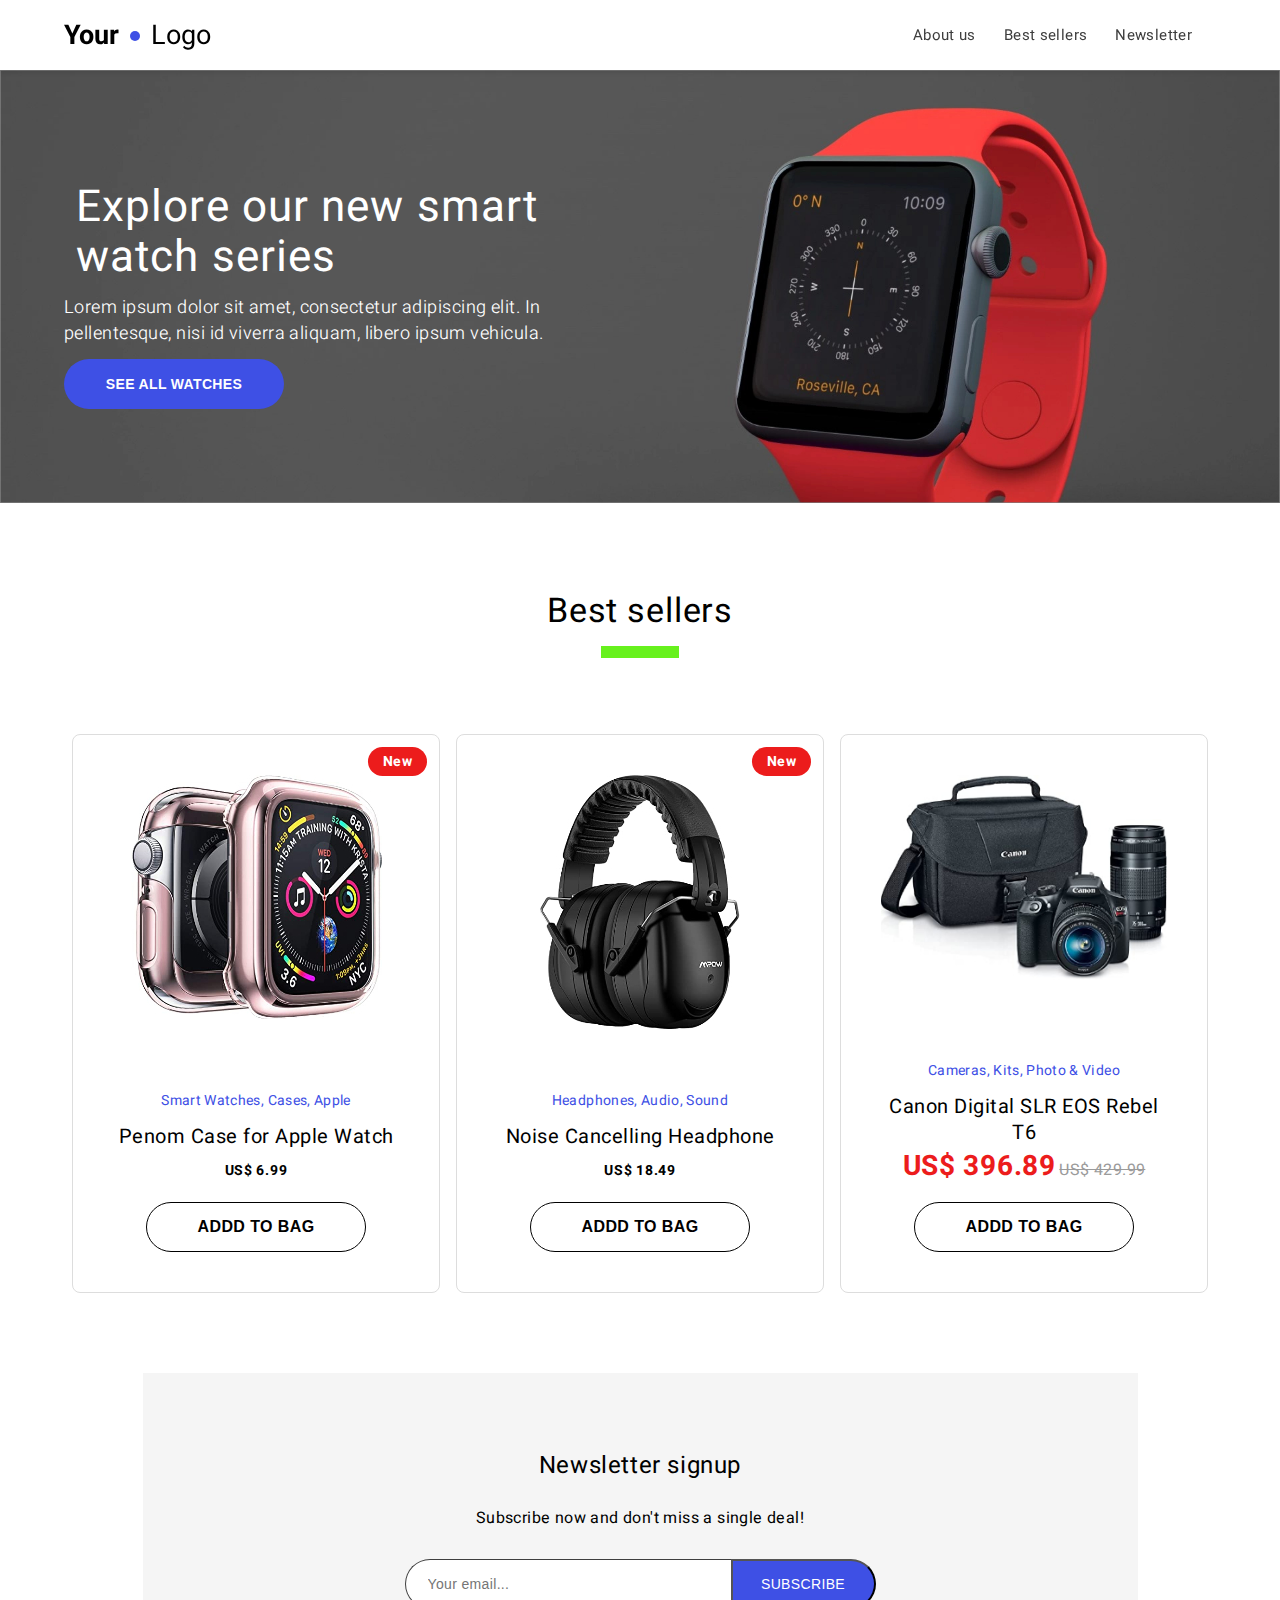
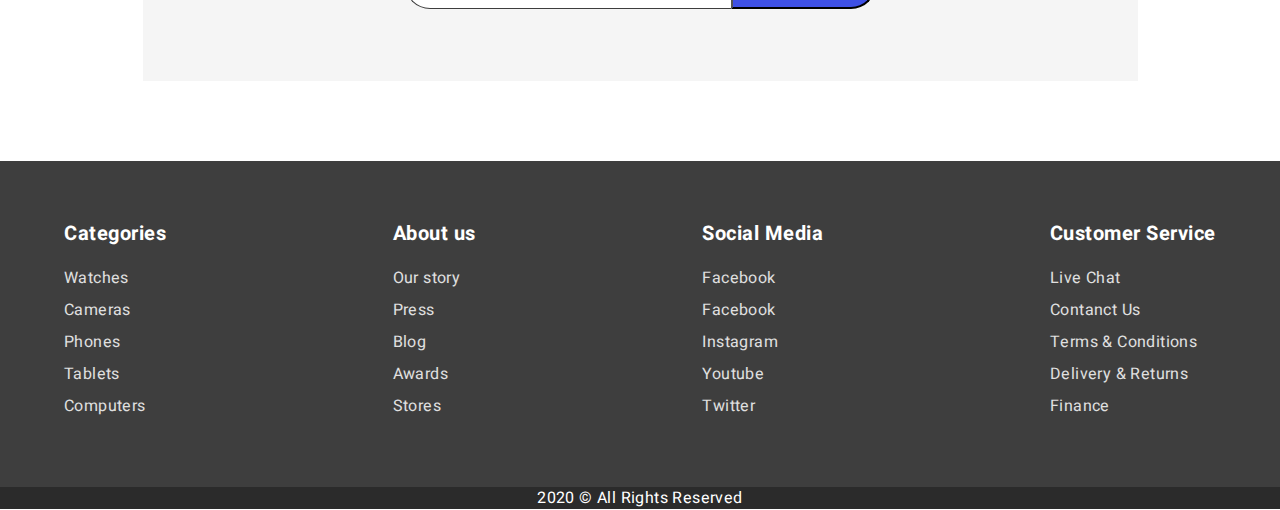
<file: techpage/index.html>
<!DOCTYPE html>
<html lang="en">
<head>
    <meta charset="UTF-8">
    <meta name="viewport" content="width=device-width, initial-scale=1.0">
    <link rel="preconnect" href="https://fonts.gstatic.com">
    <link href="https://fonts.googleapis.com/css2?family=Heebo:wght@300;400;700&display=swap" rel="stylesheet">
    <title>Home - Tech Shop</title>
    <link rel="stylesheet" href="css/styles.css">
</head>
<body>

    <header>
        <div class="container">

            <section class="logo">
                <a href="index.html">
                    <strong>Your</strong>
                    <span class="blueDot"></span>
                    <span>Logo</span>
                </section>
                </a>
            <nav>
                <ul>
                    <li><a href="about.html">About us</a></li>
                    <li><a href="#best-seller-section">Best sellers</a></li>
                    <li><a href="#newsletter-section">Newsletter</a></li>
                    <li class="menu-icon"><img src="images/menu.png" alt="menu icon"></li>
                </ul>
            </nav>
        </div>
    </header>
    <section class="hero">
       
                    <img src="images/Hero_image.jpg" alt="hero image - smart watch">
  
       
        <div class= "hero-content">
            <div class="container">
                <h1>Explore our new smart watch series</h1>
                <p>
                    Lorem ipsum dolor sit amet, consectetur adipiscing elit. In pellentesque, nisi id viverra aliquam, libero ipsum vehicula.
                </p>
                <button>See all watches</button>
            </div>
        </div>
    </section>
    
    <section class="best-sellers" id="best-seller-section">
        <h2>Best sellers</h2>
        <hr>
        <div class="product-slider">
            <div class="container">
                <div class="product new">
                    <div class="product-picture">
                        <img src="images/Watch_case.jpg" alt="product: Penom case">
                    </div>
                    <div class="product-info">
                        <h5 class="categories">Smart Watches, Cases, Apple</h5>
                        <h4 class="title">Penom Case for Apple Watch</h4>
                        <h3 class="price">
                            <span>US$ 6.99</span>
                        </h3>
                        <button>Addd to bag</button>
                    </div>
                </div>

                <div class="product new">
                    <div class="product-picture">
                        <img src="images/Headphone.jpg" alt="product: Noise Cancelling Headphone">
                    </div>
                    <div class="product-info">
                        <h5 class="categories">Headphones, Audio, Sound</h5>
                        <h4 class="title">Noise Cancelling Headphone</h4>
                        <h3 class="price">
                            <span>US$ 18.49</span>
                        </h3>
                        <button>Addd to bag</button>
                    </div>
                </div>

                <div class="product">
                    <div class="product-picture">
                        <img src="images/Camera.jpg" alt="product: Canon Digital SLR EOS Rebel T6">
                    </div>
                    <div class="product-info">
                        <h5 class="categories">Cameras, Kits, Photo & Video</h5>
                        <h4 class="title">Canon Digital SLR EOS Rebel T6</h4>
                        <h3 class="price">
                            <span class="discounted-price">US$ 396.89</span>
                            <span class="original-price">US$ 429.99</span>
                        </h3>
                        <button>Addd to bag</button>
                    </div>
                </div>
            </div>
        </div>
    </section>

    <section class="newsletter" id="newsletter-section">
        <h3>Newsletter signup</h3>
        <p>Subscribe now and don't miss a single deal!</p>
        <form>
            <input type="email" name="email" placeholder="Your email...">
            <button type="submit">Subscribe</button>
        </form>
    </section>

    <footer>
        <div class="bottom-nav">
            <div class="container">
                <ul>
                    <li class="list-title">Categories</li>
                    <li><a href="http://">Watches</a></li>    
                    <li><a href="http://">Cameras</a></li>
                    <li><a href="http://">Phones</a></li>
                    <li><a href="http://">Tablets</a></li>
                    <li><a href="http://">Computers</a></li>
                </ul>

                <ul>
                    <li class="list-title">About us</li>
                    <li><a href="http://">Our story</a></li>    
                    <li><a href="http://">Press</a></li>
                    <li><a href="http://">Blog</a></li>
                    <li><a href="http://">Awards</a></li>
                    <li><a href="http://">Stores</a></li>
                </ul>

                <ul>
                    <li class="list-title">Social Media</li>
                    <li><a href="http://">Facebook</a></li>    
                    <li><a href="http://">Facebook</a></li>
                    <li><a href="http://">Instagram</a></li>
                    <li><a href="http://">Youtube</a></li>
                    <li><a href="http://">Twitter</a></li>
                </ul>

                <ul>
                    <li class="list-title">Customer Service</li>
                    <li><a href="http://">Live Chat</a></li>    
                    <li><a href="http://">Contanct Us</a></li>
                    <li><a href="http://">Terms & Conditions</a></li>
                    <li><a href="http://">Delivery & Returns</a></li>
                    <li><a href="http://">Finance</a></li>
                </ul>
            </div>
        </div>
        <div class="copyright-text">
            2020 &copy; All Rights Reserved
        </div>
    </footer>
</body>
</html>
</file>
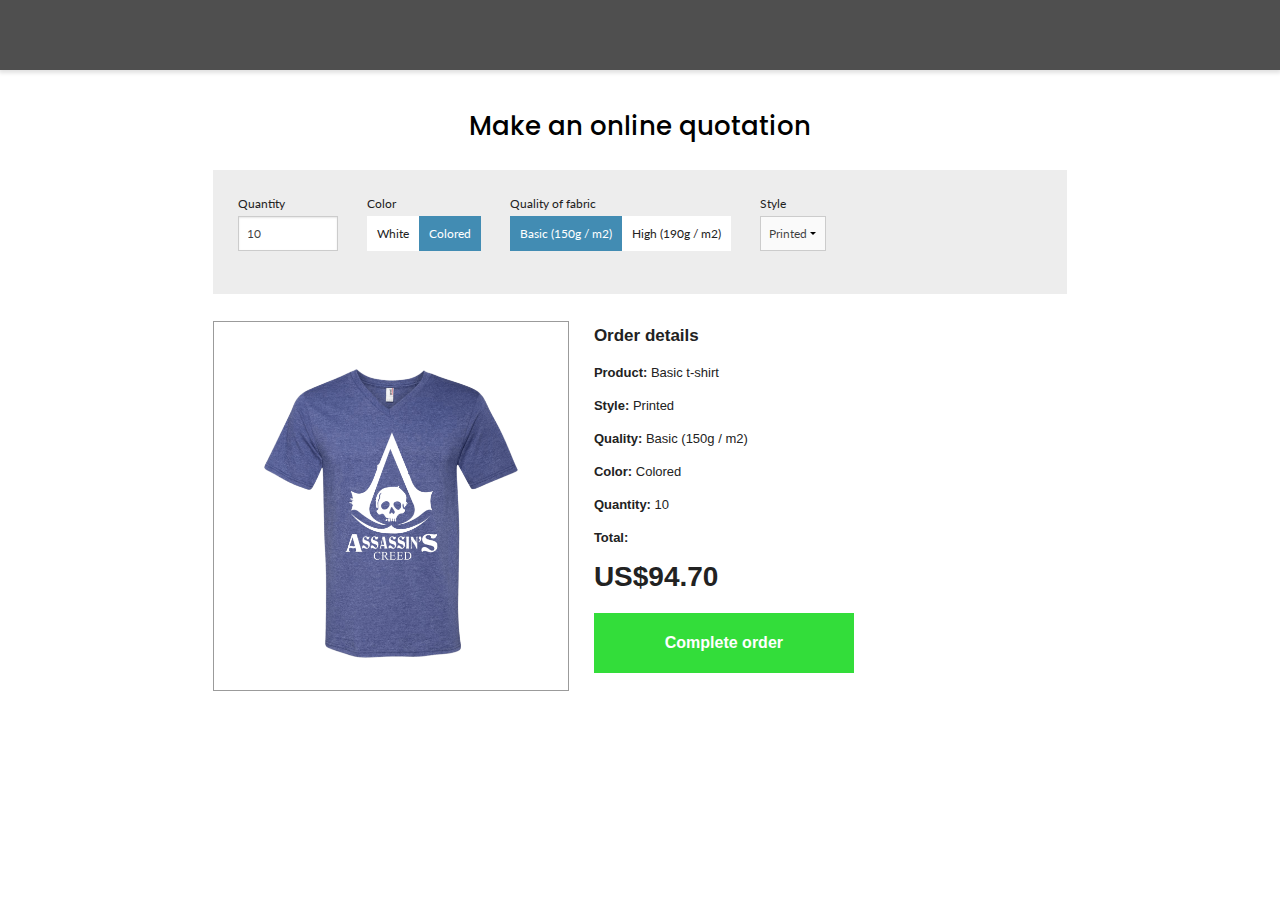
<file: tshirts/index.html>
<!DOCTYPE html>
<html class="no-js" lang="en">
    <head>
        <meta charset="utf-8" />
        <meta name="viewport" content="width=device-width, initial-scale=1.0" />
        <title>T-shirts</title>
        <script src="js/vendor/jquery.js"></script>
        <link rel="shortcut icon" type="image/png" href="img/fav_mini.png"/>
        <link rel="stylesheet" href="css/foundation.css" />
        <link rel="stylesheet" href="css/style.css" />
        <link href="https://fonts.googleapis.com/css?family=Lato:400,700|Poppins:500" rel="stylesheet">
        
    </head>
    
    <body>

        

		<header>
			
			<div class="main-header large-12 columns no-padding">

				<div class="global-page-container">
				</div>
					
		</header>

		<div class="ghost-element">
		</div>


        <div class="refresh-loader">
            <div class="table">
                <div class="table-cell">
                        <svg id="" class="refresh-icon rotating" width="18px" height="18px" viewBox="0 0 18 18" version="1.1" xmlns="http://www.w3.org/2000/svg" xmlns:xlink="http://www.w3.org/1999/xlink">
                            <defs>
                                <polygon id="path-1" points="0 18 18 18 18 0 0 0"></polygon>
                            </defs>
                            <g id="Page-1" stroke="none" stroke-width="1" fill="none" fill-rule="evenodd">
                                <g id="Home_1920-1441" transform="translate(-1635.000000, -1630.000000)">
                                    <g id="Group-5" transform="translate(1635.000000, 1630.000000)">
                                        <path d="M18,0 C17.9993311,2.23558441 17.9987015,4.47116883 17.9975605,6.70675324 C17.9975605,6.71886732 17.9904386,6.7309814 17.9829627,6.75478787 L10.9591784,6.75478787 C11.8434666,5.90856573 12.6952541,5.09354884 13.5695089,4.25694896 C13.4032277,4.11303676 13.2509148,3.96636439 13.0834926,3.83847651 C10.1202968,1.57479203 5.53623364,2.3014068 3.65756375,5.9173446 C3.56938674,6.08709506 3.51890433,6.27892688 3.41215546,6.43541319 C3.04024603,6.98073846 2.29162681,7.15581758 1.70574747,6.85124048 C1.11361194,6.54344318 0.842431258,5.85294063 1.09358423,5.24298138 C1.49099063,4.27784192 2.06998421,3.42299424 2.80837317,2.67402976 C4.19721016,1.26538463 5.87898682,0.394895998 7.86365798,0.0901655556 C8.06822391,0.0587302854 8.2731833,0.0299785138 8.47798531,0 L9.89448337,0 C9.93733243,0.0113090301 9.97959129,0.0288667786 10.023188,0.0330453694 C12.0415403,0.224647175 13.7838722,1.00569863 15.2597845,2.35726191 C15.3102276,2.40345642 15.3659038,2.4441306 15.4191799,2.48744993 C15.4530972,2.45961822 15.4742659,2.4446673 15.4925624,2.42687953 C16.2904442,1.65330354 17.0882081,0.879689203 17.8849095,0.10500147 C17.915561,0.0752529701 17.935628,0.0352305041 17.9606528,0 L18,0 Z" id="Fill-1" fill="#000000"></path>
                                        <mask id="mask-2" fill="white">
                                            <use xlink:href="#path-1"></use>
                                        </mask>
                                        <g id="Clip-4"></g>
                                        <path d="M0,18 L0,11.2696972 L7.04545313,11.2696972 C6.16825175,12.1067999 5.31378738,12.9222587 4.44832757,13.7482522 C4.86313096,14.1633558 5.31987415,14.4873251 5.82637175,14.7445622 C8.27969252,15.9904478 11.176719,15.5763785 13.146986,13.6908287 C13.7075184,13.1543275 14.1487502,12.5314039 14.4601571,11.8247394 C14.7778863,11.1036327 15.5868767,10.7993153 16.2829673,11.1386461 C16.9705364,11.473763 17.1887961,12.2688803 16.8277526,12.9575785 C16.4116533,13.7512785 15.9487448,14.5094288 15.3276982,15.1674807 C13.783819,16.8033783 11.8830197,17.7470917 9.60982795,17.9667488 C9.5735037,17.9702348 9.53871095,17.9885843 9.50321135,18 L8.12877995,18 C8.09331962,17.9887375 8.05844834,17.970388 8.02224189,17.9672468 C6.50695091,17.8355828 5.11476972,17.3609871 3.86556866,16.5141159 C3.41711133,16.2100666 3.0027399,15.8582092 2.5635109,15.5209853 C2.54517205,15.537496 2.51108616,15.5658438 2.47955277,15.5966433 C1.69329948,16.3631064 0.907203258,17.1296461 0.12185316,17.8969519 C0.0904768551,17.9275599 0.0666010184,17.9654846 0.0392694684,18 L0,18 Z" id="Fill-3" fill="#000000" mask="url(#mask-2)"></path>
                                    </g>
                                </g>
                            </g>
                        </svg>
                </div>
            </div>
        </div>
                

    
        <main>


            <div class="global-page-container">

                <div class="price-calculator small-11 large-10 columns small-centered">
                    
                    <h1>Make an online quotation</h1>

                    <div class="filters small-12 columns">
                            
                        <div class="single-filter">
                            <span class="filter-label">Quantity</span>
                            <input type="number" id="quantity" value="10">
                        </div>

                        <div class="single-filter">
                            <span class="filter-label">Color</span>
                            <div id="color" class="option-filter">
                                <div id="white" class="color-option option-button">White</div>
                                <div id="colored" class="color-option option-button selected">Colored</div>
                            </div>
                        </div>


                        <div class="single-filter">
                            <span class="filter-label">Quality of fabric</span>
                            <div id="quality" class="option-filter">
                                <div id="q150" class="quality-option option-button selected">Basic (150g / m2)</div>
                                <div id="q190" class="quality-option option-button">High (190g / m2)</div>
                            </div>
                        </div>

                        <div class="single-filter">
                            <span class="filter-label">Style</span>
                            <select id="style">
                                <option value="printed">Printed</option>
                                <option value="plain">Plain</option>
                            </select>
                        </div>

                    </div>

                    <div class="results small-12 columns">
                        <div class="product-picture small-12 medium-5 columns">
                            <div class="picture-area">
                                <img id="photo-product" src="img/blank.png" alt="short">
                            </div>
                        </div>

                        <div class="product-description small-12 medium-7 columns">
                            <h2>Order details</h2>

                            <p>Product: <span id="result-product">Basic t-shirt</span> </p>
                            <p>Style: <span id="result-style"></span> </p>
                            <p>Quality: <span id="result-quality"></span> </p>
                            <p>Color: <span id="result-color"></span> </p>
                            <p>Quantity: <span id="result-quantity"></span> </p>
                            
                            <p>Total: </p>
                            <div id="price">US<span id="total-price"></span></div>

                            <div id="complete-order">Complete order</div>

                        </div>
                    </div>

                </div>

            </div>
            

        </main>


    
        
        <script src="js/scripts.js"></script>
        <script src="js/vendor/foundation.min.js"></script>
       
        <script>
            $(document).foundation();
        </script>
    </body>

</html>
</file>
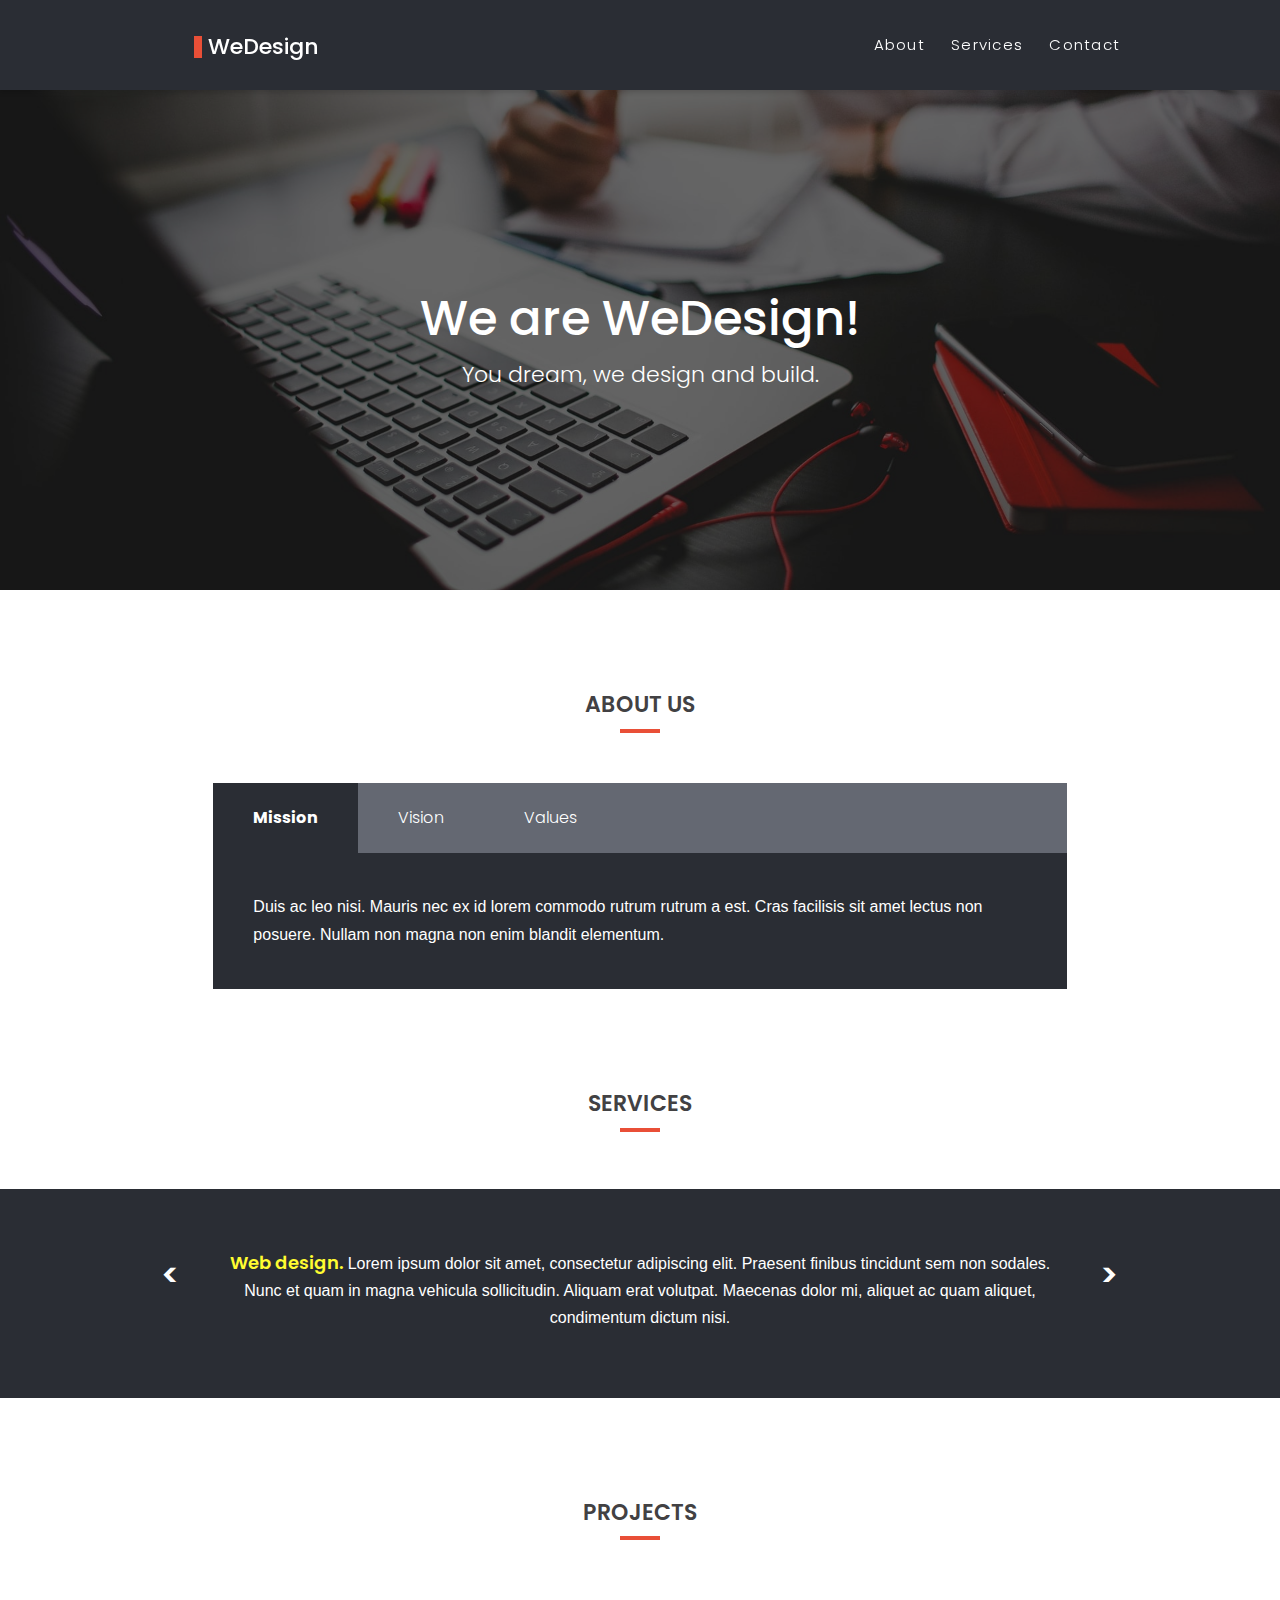
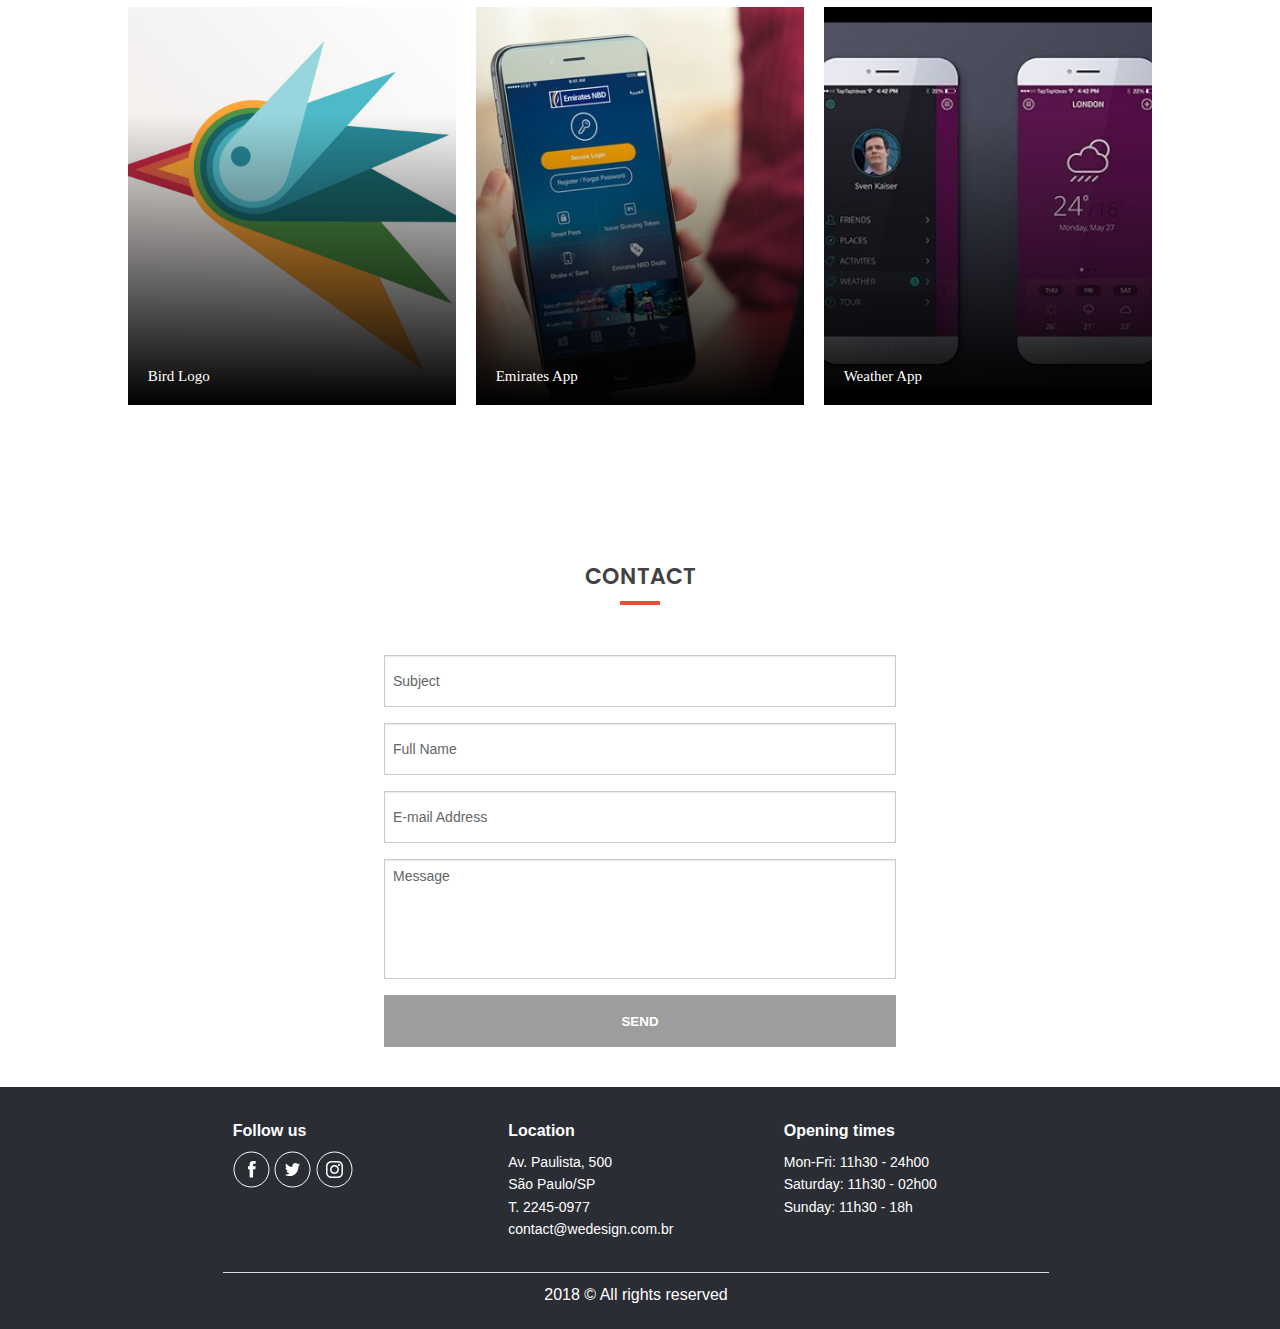
<file: Wedesign/index.html>
<!DOCTYPE html>
<html class="no-js" lang="en">
    <head>
        <meta charset="utf-8" />
        <meta name="viewport" content="width=device-width, initial-scale=1.0" />
        <title>WeDesign</title>
        <link rel="shortcut icon" type="image/png" href="img/fav_mini.png"/>
        <link rel="stylesheet" href="css/foundation.css" />
        <link rel="stylesheet" href="css/style.css" />
        <link href="https://fonts.googleapis.com/css?family=Poppins:300,400,500,600" rel="stylesheet">
        
    </head>
    
    <body>


		<header>
			
			<div class="main-header large-12 columns no-padding">

				<div class="global-page-container">
				
					<div class="logo small-6 small-offset-3 large-3 large-offset-0 columns no-padding">
						<a href="index.html" title="home">
							<div class="table">
								<div class="table-cell">
                                   <h1> <span class="square">&nbsp;</span>WeDesign</h1>
								</div>
							</div>
						</a>
					</div>

					<div class="main-menu show-for-large-up large-9 columns text-right">		
						<div class="table">
							<div class="table-cell">
								<ul class="menu-items">
									<li><a href="index.html#about-us">About</a></li>
									<li><a href="index.html#servicos">Services</a></li>
									<li><a href="index.html#contact-us">Contact</a></li>
								</ul>
							</div>
						</div>
					</div>
					
					<div id="hamburguer-icon" class="hamburguer-icon small-2 columns text-right">
                        <div class="table">
                            <div class="table-cell">
                                <img src="img/menu/hamburguer.svg">
                            </div> 
                        </div>
					</div>

					<div class="right-space small-1 columns"></div>

				</div>
			</div>			
					
            <div id="sliding-header-menu-outer" class="sliding-header-menu-outer">						
                <div class="sliding-header-menu">
                    
                    <div id="sliding-header-menu-close-button" class="sliding-header-menu-close-button small-12 columns">
                        <div class="table">
                            <div class="table-cell">
                                <img class="close-icon" src="img/menu/close.svg">
                            </div>	
                        </div>	
                    </div>

                    

                    <div class="sliding-header-menu-main-menu small-12 columns">
                        
                        <div class="table">
                            <div class="table-cell">
                                <ul class="sliding-header-menu-li">
                                    <li><a href="index.html#about-us">About</a></li>
									<li><a href="index.html#servicos">Services</a></li>
									<li><a href="index.html#contact-us">Contact</a></li>
                                </ul>
                            </div>
                        </div>
                        
                    </div>                           
                </div>
            </div>

		</header>

		<div class="ghost-element">
		</div>



    
        <div class="welcome-gallery small-12 columns">



            <div class="photo-section small-12 columns">
                <img class="homepage-main-photo" src="img/webdesign1.jpg" alt="slider imagem 1">
            </div>

            <div class="main-section-title small-10 columns">
                <div class="table">
                    <div class="table-cell">
                        <h1>We are WeDesign!</h1>
                        <h2>You dream, we design and build.</h2>

                    </div>
                </div>
                
            </div>

            <div class="photo-gradient">
                
            </div>

        </div>


    

        <div class="about-us small-12 columns no-padding small-centered inline">

            <div class="global-page-container">
                <div id="about-us" class="section-title small-12 columns no-padding">
                <h3>About us</h3>
                <hr></hr>
                </div>

                <div class="tab-box small-12 small-centered large-10 columns no-padding">
                    
                    <div class="box-tabs">
                        <div style="background-color: #2A2D34; font-weight: bold" class="single-tab">Mission</div>
                        <div class="single-tab">Vision</div>
                        <div class="single-tab">Values</div>
                    </div>

                    <div id="box-text">
                        Duis ac leo nisi. Mauris nec ex id lorem commodo rutrum rutrum a est. Cras facilisis sit amet lectus non posuere. Nullam non magna non enim blandit elementum.
                    </div>
                    
                </div>
            
            </div>

        </div>

        <div class="servicos inline small-12 columns no-padding small-centered inline">

            <div class="global-page-container">
                <div id="servicos" class="section-title small-12 columns no-padding">
                    <h3>Services</h3>
                    <hr></hr>
                </div>
            </div>

            <div class="service-stripe small-12 columns no-padding">
                <div class="global-page-container">
                    <div class="service-stripe-inner small-12 columns no-padding">
                        
                        <div id="service-previous" class="stripe-arrow small-1 columns no-padding">    
                                    <p><</p>
                        </div>
                        
                        <div class="stripe-content small-10 columns no-padding">
                            <span id="service-title">Web design.</span> <p id ="service-text">Lorem ipsum dolor sit amet, consectetur adipiscing elit. Praesent finibus 
                            tincidunt sem non sodales. Nunc et quam in magna vehicula sollicitudin. 
                            Aliquam erat volutpat. Maecenas dolor mi, aliquet ac quam aliquet, condimentum 
                            dictum nisi.</p>
                        </div>
                            
                        <div id="service-next" class="stripe-arrow small-1 columns no-padding">
                            <p>></p>
                        </div>
                            
                    </div>
                </div>
            </div>


               

        </div>

    
        <div class="projetos small-12 large-12 columns no-padding small-centered inline">
            <div class="global-page-container">
                <div class="section-title small-12 columns no-padding">
                <h3>Projects</h3>
                <hr></hr>
                </div>
            </div>

            <div class="global-page-container">


                <div class="slider-projetos">
                    <div id="slider-002" class="slider-002 small-12 small-centered columns">

                        <div class="projetos-item-outer bounce-hover small-12 medium-4 columns end"> 
                            <div class="projetos-item">
                                <a href="index.html">
                                    
                                    <div class="projetos-item-image">
                                        <img src="img/project1.jpg" alt="camarao"/>   
                                    </div>

                                    <div class="item-info">
                                        
                                    
                                        <div class="title">Bird Logo</div>
                                    </div>

                                    <div class="gradient-filter">
                                    </div>
                                    
                                </a>
                            </div>
                        </div>

                        <div class="projetos-item-outer bounce-hover small-12 medium-4 columns end"> 
                            <div class="projetos-item">
                                <a href="index.html">
                                    
                                    <div class="projetos-item-image">
                                        <img src="img/project2.jpg" alt="barbecue"/>   
                                    </div>

                                    <div class="item-info">
                                        
                                    
                                        <div class="title">Emirates App</div>
                                    </div>

                                    <div class="gradient-filter">
                                    </div>
                                    
                                </a>
                            </div>
                        </div>

                        <div class="projetos-item-outer bounce-hover small-12 medium-4 columns end"> 
                            <div class="projetos-item">
                                <a href="index.html">
                                    
                                    <div class="projetos-item-image">
                                        <img src="img/project3.jpg" alt="cheesecake"/>   
                                    </div>

                                    <div class="item-info">
                                        
                                    
                                        <div class="title">Weather App</div>
                                    </div>

                                    <div class="gradient-filter">
                                    </div>
                                    
                                </a>
                            </div>
                        </div>

                        
                       
                
                    </div>
                </div>
            </div>
        </div>

        <div id="contact-us" class="contact-us small-12 columns no-padding inline">

            <div class="global-page-container">
                <div class="section-title small-12 columns no-padding">
                <h3>Contact</h3>
                <hr></hr>
                </div>
                
                <div class="contact-form small-12 medium-10 large-6 columns no-padding small-centered">

                    <form action="https://postmail.invotes.com/send"
                        method="post" id="email_form">

                        <input type="text" name="subject" placeholder="Subject" />
                        <input type="text" name="extra_fullName"
                                    placeholder="Full Name" />
                         <input type="text" name="extra_email"
                                    placeholder="E-mail Address" />
                        <textarea name="text" placeholder="Message"></textarea>
                        <input type="hidden" name="access_token" value="rfwwqt1xnchxirhu3vxu5p7w" />
                        <!-- return urls can be fully qualified -OR-
                            start with / for root relative -OR-
                            start with . for url relative --> 
                        <input type="hidden" name="success_url" value="https://www.google.com" />
                        <input type="hidden" name="error_url" value="https://www.google.com" />
                    

                        <!-- set the reply-to address -->
                        <!-- <input type="text" name="reply_to"
                                    placeholder="Your Email" /> -->

                        <!-- to append extra fields, use the extra_ prefix.
                            Entries will be appended to your message body. -->
                        <!-- <input type="text" name="extra_phone_number"
                                    placeholder="Phone Number" /> -->

                        <!-- to split your message into 160 chars
                            for an sms gateway -->
                        <!-- <input type="hidden"
                                    name="sms_format" value="true" /> -->
                    
                        <input id="submit_form" type="submit" value="Send" />

                    </form>

                    <!-- <form id="email_form">

                        <input type="text" name="fullname" class="field" placeholder="Full name"/>
                            
                        <input type="email" name="email" class="field" placeholder="Email"/>
                        
                        <textarea type="text" name="message" class="field" placeholder="Message"></textarea>
                    
                        <input id="submit_form" type="submit" value="Send" />
                        
                    </form> -->

                </div>

            </div>
        </div>


        <footer id="footer" class="small-12 columns no-padding">

            <div class="global-page-container">

                <div class="small-11 small-centered medium-10 medium-offset-1 columns footer-section inline">

                    <div class="follow-us small-5 medium-4 small-offset-1 medium-offset-0 columns">
                        <h4 class="footer-section-title">Follow us</h4>
                        <a href="http://www.facebook.com"><img src="img/social-icons/facebook.svg" alt="facebook-icon"></a>
                        <a href="http://www.twitter.com"><img src="img/social-icons/twitter.svg" alt="facebook-icon"></a>
                        <a href="http://www.instagram.com"><img src="img/social-icons/instagram.svg" alt="facebook-icon"></a>
                    </div>
                    
                    <div class="contato small-5 medium-4 small-offset-1 medium-offset-0 columns">
                        <h4 class="footer-section-title">Location</h4>
                        <p>
                            Av. Paulista, 500<br>
                            São Paulo/SP<br>
                            T. 2245-0977<br>
                            contact@wedesign.com.br
                        </p>
                    </div>
                    
                    <div class="horario small-5 medium-4 small-offset-1 medium-offset-0 columns">
                        <h4 class="footer-section-title">Opening times</h4>
                        <p>
                        Mon-Fri: 11h30 - 24h00<br>
                        Saturday: 11h30 - 02h00<br>
                        Sunday: 11h30 - 18h</p>
                    </div>
                    
                    
                    
                    <hr></hr>
                    
                    <div class="copyright small-12 columns">
                    
                        <span id="current_year">2018</span> &copy; All rights reserved
                    
                    </div>
                </div>
            
            </div>

        </footer>


        <script src="js/vendor/jquery.js"></script>
        <script src="js/scripts.js"></script>
        <script src="js/vendor/foundation.min.js"></script>
       
        <script>
            $(document).foundation();
        </script>
    </body>

</html>
</file>
<file: techpage/css/styles.css>
body {
    margin: 0;
    font-family: 'Heebo', sans-serif;
    padding: 80px 0 0 0;
}

.container {
    width: 1440px;
    max-width: 90%;
    margin: auto;
    padding: 0 16px;
}



header {
    height: 80px;
    background-color: #FFF;
    box-shadow: 0 1px 6px 0 rgba(0,0,0,0.15);
    position: fixed;
    top: 0;
    left: 0;
    width: 100%;
    z-index: 1;

}

header .container {
    align-items: center;
    display: flex;
    justify-content: space-between;
    height: 100%;
}

header .logo {
    display: inline-block;
    font-size: 27px;
}

header .logo a {
    text-decoration: none;
    color: black;
}

header .logo .blueDot {
    background-color: #3E50E5;
    width: 10px;
    height: 10px;
    display: inline-block;
    vertical-align: middle;
    border-radius: 5px;
    margin: 0 4px;
}

header nav {
    display: inline-block;
}

ul {
    margin: 0;
    padding: 0;
}

header nav ul li {
    display: inline-block;
}

header nav ul li a:hover {
    color: #3e50e5;
}

header nav ul li a {
    color: #3E3E3E;
    font-size: 15px;
    letter-spacing: 0.37px;
    margin-right: 24px;
    text-decoration: none;
}

header nav ul li.menu-icon {
    display: none;
}

header nav ul li.menu-icon img {
    width: 20px;
    height: 11px;
    vertical-align: middle;
}

header nav ul li:last-of-type a{
    margin-right: 0;
}

section.hero {
    position: relative;
}

section.hero img {
    width: 100%;
    height: auto;
    box-sizing: border-box;
}

section.hero {
    position: relative;
}

.hero-content {
    position: absolute;
    top: 0;
    left: 0;
    width: 100%;
    height: 100%;
    z-index: 0;
}

.hero-content .container {
    display: flex;
    flex-direction: column;
    justify-content: center;
    height: 100%;
}

.hero-content h1 {
    max-width: 495px;
    color: #FFF;
    font-family: Heebo;
    font-size: 50px;
    letter-spacing: 1.25px;
    line-height: 56px;
    margin: 16px;
    margin-top: 0;
    margin-bottom: 16px;
    font-weight: normal;
}

.hero-content p {
    max-width: 518px;
    color: #FFF;
    font-weight: 300;
    font-size: 20px;
    letter-spacing: 0.5px;
    line-height: 28px;
    margin-top: 0;
    margin-bottom: 21px;
}

.hero-content button {
    height: 50px;
    width: 220px;
    max-width: 100%;
    border-radius: 92px;
    background-color: #3E50E5;
    color: #FFF;
    font-weight: 700;
    font-size: 16px;
    font-weight: 700;
    letter-spacing: 0.4px;
    line-height: 24px;
    text-align: center;
    border: none;
    text-transform: uppercase;
    cursor: pointer;
}

.hero-content button:hover {
    background-color: #FFF;
    color:  #3E50E5;
    border: 1px solid #3E50E5;
}

    section.best-sellers {
        padding-top: 80px;
    }
    
section.best-sellers h2 {
    text-align: center;
    font-size: 34px;
    letter-spacing: 0.85px;
    line-height: 42px;
    font-weight: normal;
    margin: 0 0 14px 0;
}

section.best-sellers hr {
    border: none;
    border: 6px solid #67F11D;
    width: 66px;
}

section.best-sellers .product-slider {
    margin-top: 76px;
}

section.best-sellers .product-slider .product.new::before {
    content: "New";
    position: absolute;
    top: 12px;
    right: 12px;
    color: #FFF;
    font-size: 14px;
    font-weight: 700;
    letter-spacing: 0.35px;
    line-height: 21px;
    text-align: center;
    padding: 4px 15px;
    border-radius: 40px;
    background-color: #EC1C1C;
}

section.best-sellers .product-slider .product {
    border-radius: 8px;
    border: 1px solid #DDD;
    width: 33%;
    text-align: center;
    margin: 0 8px;
    padding: 40px;
    position: relative;
    display: flex;
    flex-direction: column;
    justify-content: space-between;
    cursor: pointer;
}


section.best-sellers .product-slider .product img {
    max-width: 100%;
}

section.best-sellers .container {
    display: flex;
    justify-content: space-between;
    padding: 0 8px;
}

section.best-sellers .product-slider .product-info {
    margin-top: 50px;
}

section.best-sellers .product-slider .product-info .categories {
    color: #3E50E5;
    font-weight: normal;
    font-size: 14px;
    letter-spacing: 0.35px;
    line-height: 30px;
    margin-bottom: 8px;
    margin-top: 0;
}

section.best-sellers .product-slider .product-info .title {
    font-size: 20px;
    letter-spacing: 0.5px;
    line-height: 26px;
    margin-bottom: 6px;
    font-weight: normal;
    margin-top: 0;
}

section.best-sellers .product-slider .product-info .price {
    font-weight: bold;
    font-size: 14px;
    letter-spacing: 0.7px;
    line-height: 30px;
    margin-bottom: 16px;
    margin-top: 0;
}

section.best-sellers .product-slider .product-info .price .discounted-price{
    color: #EC1C1C;
    font-size: 28px;
    font-weight: 700;
    letter-spacing: 0.7px;
    line-height: 30px;
}

section.best-sellers .product-slider .product-info .price .original-price{
    color: #9B9B9B;
    font-weight: normal;
    font-size: 16px;
    letter-spacing: 0.4px;
    line-height: 30px;
    text-decoration: line-through;
}


section.best-sellers .product-slider .product-info button {
    height: 50px;
    width: 219.5px;
    height: 50px;
    background-color: #FFF;
    border: 1px solid #000;
    border-radius: 220px;
    font-size: 16px;
    font-weight: 700;
    letter-spacing: 0.4px;
    line-height: 24px;
    text-transform: uppercase;
    cursor: pointer;

}

section.best-sellers .product-slider .product:hover .product-info button {
    background-color: blue;
    color: white;
    border: 1px solid blue;

}

section.newsletter {
    background-color: rgba(200,200,200,0.18);
    max-width: 995px;
    margin: auto;
    text-align: center;
    padding: 72px 0;
    margin: 80px auto;
}

section.newsletter h3 {
    font-weight: normal;
    font-size: 24px;
    letter-spacing: 0.6px;
    line-height: 42px;
    margin-top: 0;
    margin-bottom: 10px;
}
section.newsletter p {
    font-size: 16px;
    letter-spacing: 0.4px;
    line-height: 42px;
    margin-top: 0;
    margin-bottom: 20px;
}

section.newsletter form {
    display: flex;
    justify-content: center;
}

section.newsletter form input {
    height: 50px;
    width: 326px;
    max-width: 80%;
    box-sizing: border-box;
    border-radius: 60px 0 0 60px;
    border: 1px solid #3E3E3E;
    color: #3E3E3E;
    font-size: 14px;
    letter-spacing: 0.35px;
    line-height: 21px;
    padding-left: 22px;
    border-right: none;
}

section.newsletter form button {
    height: 50px;
    width: 145px;
    max-width: 20%;
    box-sizing: border-box;
    border-radius: 0 60px 60px 0;
    background-color: #3E50E5;
    color: #FFF;
    font-size: 14px;
    letter-spacing: 0.35px;
    line-height: 21px;
    text-transform: uppercase;
    cursor: pointer;
}

section.newsletter form button:hover {
    background-color: white;
    border: 1px solid #3E50E5;
    color: #3E50E5;
}



footer .bottom-nav {
    color: #FFF;
    padding: 60px 0;
    background-color: #3E3E3E;
    
}

footer .copyright-text {
    background-color: #2B2B2B;
    color: white;
    display: flex;
    justify-content: center;
    font-size: 16px;
    letter-spacing: 0.4px;
    line-height: 22px;
    text-align: center;
}

footer .bottom-nav .container {
    max-width: 90%;
    display: flex;
    justify-content: space-between;
}

footer .bottom-nav ul li.list-title {
    margin-top: 0;
    margin-bottom: 20px;
    color: white;
    font-size: 20px;
    font-weight: 700;
    letter-spacing: 0.5px;
    line-height: 26px
}

footer .bottom-nav ul li a {
    color: #E0E0E0;
    font-size: 16px;
    letter-spacing: 0.4px;
    line-height: 22px;
    margin-bottom: 10px;
    margin-top: 0;
    text-decoration: none;
    display: block;
}

footer .bottom-nav ul li a:hover {
    color: #3E50E5;
}

footer .bottom-nav ul {
    list-style: none;
}

/*****CSS MEDIA QUERIES*****/

/*Design for small desktop*/
@media screen and (max-width: 1440px) {

    .container {
        width: 1180px;
        max-width: 90%;
    }
    body {
        padding-top: 70px;
    }
    header {
        height: 70px;
    }

    .hero-content h1 {
        font-size: 44px;
        letter-spacing: 1.1px;
        line-height: 50px;
        margin: 12px;
    }
    
    .hero-content p {
        font-size: 18px;
        letter-spacing: 0.45px;
        line-height: 26px;
        margin-bottom: 12px;
    }
    
    .hero-content button {
        font-size: 14px;
        letter-spacing: 0.35px;
        line-height: 21px;
    }
}

/*Design for tablet*/
@media screen and (max-width: 960px) {

     .container {
        max-width: 92%;
        
    }

    header .logo {
        font-size: 24px;
    }

    header nav ul li {
        display: none;
    }

    header nav ul li.menu-icon {
        display: inline-block;
    }

    header nav ul li.menu-icon img {
        width: 20px;
        height: auto;
    }

    .hero-content h1 {
        font-size: 44px;
        letter-spacing: 1.1px;
        line-height: 50px;
        margin: 12px;
    }
    
    .hero-content p {
        font-size: 16px;
        letter-spacing: 0.4px;
        line-height: 24px;
    }
    
    .hero-content button {
        font-size: 14px;
        letter-spacing: 0.35px;
        line-height: 21px;
        width: 196px;
    }

    section.best-sellers .product-slider .product {
        min-width: 220px;
        margin: 17px 8px;
    }

    section.best-sellers .container {
        justify-content: center;
        flex-wrap: wrap;
    }
}

/*Design for mobile*/
@media screen and (max-width: 576px) {


    header .logo {
        font-size: 18px;
    }

    header .logo .blueDot {
        width: 7px;
        height: 7px;
    }

    header nav ul li.menu-icon img {
        width: 20px;
        height: auto;
    }

    .hero-content {
        position: static;
    }

    .hero-content h1 {
        color: black;
        font-size: 32px;
        letter-spacing: 0.8px;
        line-height: 38px;
        margin-bottom: 32px;
        text-align: center;
        margin-top: 27px;
    }
    
    .hero-content p {
        display: none;
    }
    
    .hero-content button {
        font-size: 14px;
        letter-spacing: 0.35px;
        line-height: 21px;
        width: 196px;
        margin: auto;
    }

    section.best-sellers .product-slider .product {
        width: 82%;
        max-width: 360px;     
    }

    section.newsletter form input {
        max-width: 65%;
    }
    
    section.newsletter form button {
        max-width: 35%;
    }

    section.newsletter {
        padding: 44px 0;
        margin: 60px auto;
    }

    footer .bottom-nav .container {
        flex-direction: column;
        align-items: center;    
    }

    footer .bottom-nav ul {
        text-align: center;
        margin-bottom: 32px;
    }

    footer .bottom-nav ul:last-of-type {
        margin-bottom: 0;
    }
}
</file>
<file: tshirts/css/style.css>
@charset "UTF-8";
/*
Placeholder
*/
/*
* Dotted Border - A SASS mixin to help you increase spacing between the dots of border-style:dotted.
* By @florbraz
* Documentation and examples - github.com/florbraz/Dotted-Border-w-custom-spacing-SCSS-Mixin
* V1.0
*/
/*
* Function to effect of newsletter message box
*/

@keyframes showSweetAlert {
  0% {
    transform: scale(0.7);
    -webkit-transform: scale(0.7);
  }
  45% {
    transform: scale(1.05);
    -webkit-transform: scale(1.05);
  }
  80% {
    transform: scale(0.95);
    -webkit-transform: scale(0.95);
  }
  to {
    transform: scale(1);
    -webkit-transform: scale(1);
  }
}

@keyframes hideSweetAlert {
  0% {
    transform: scale(1);
    -webkit-transform: scale(1);
  }
  to {
    transform: scale(0.5);
    -webkit-transform: scale(0.5);
  }
}

/**
 * Mixin for animations and Keyframes
 */
.column, .columns {
  padding-left: 10px;
  padding-right: 10px;
}

.no-padding {
  padding-right: 0;
  padding-left: 0;
}

.table {
  display: table;
  height: 100%;
  width: 100%;
}

.table-cell {
  display: table-cell;
  vertical-align: middle;
  height: 100%;
  width: 100%;
}

.global-page-container {
  width: 100%;
  display: inline-block;
  margin: auto;
  height: 100%;
}

.inline {
  display: inline-block !important;
}

.refresh-loader {
  display: none;
  z-index: 9998;
  position: fixed;
  top: 0;
  left: 0;
  height: 100%;
  width: 100%;
  text-align: center;
}

.refresh-loader svg {
  opacity: 1;
  margin-left: auto;
  width: 40px;
  height: auto;
}

.refresh-loader svg path {
  fill: #EEAE29;
}

@keyframes rotating {
  from {
    transform: rotate(0deg);
  }
  to {
    transform: rotate(360deg);
  }
}

.rotating {
  animation: rotating 0.7s linear infinite;
}

/* **********************************************************************************************
***********************************   MEDIA QUERIES   ******************************************* 
********************************************************************************************** */
/* max-width 640px *********************************************************************/
@media only screen and (max-width: 40em) {
  .global-page-container {
    width: 100%;
  }
}

/* min-width 641px and max-width 1023px ************************************************/
@media only screen and (min-width: 40.063em) and (max-width: 63.938em) {
  .global-page-container {
    width: 100%;
  }
}

/* min-width 1024px and max-width 1440px ***********************************************/
@media only screen and (min-width: 64em) and (max-width: 90em) {
  .global-page-container {
    width: 1024px;
  }
}

/* min-width 1441px ********************************************************************/
@media only screen and (min-width: 90.063em) {
  .global-page-container {
    width: 1320px;
  }
}

/* Variáveis *******************************************************************************/
/* Fim das Variáveis */
/* Global Header Styles ********************************************************************/
header {
  background-color: #4F4F4F;
  box-shadow: 0px 2px 4px 1px rgba(0, 0, 0, 0.12);
  text-align: center;
  line-height: 0;
  position: fixed;
  z-index: 98;
  top: 0;
  width: 100%;
}

.ghost-element {
  width: 100%;
  height: 70px;
}

/* End of Global Header Styles */
/* Main Header Styles ****************************************************/
.main-header {
  height: 70px;
  padding-left: 8px;
  padding-right: 8px;
}

/* End of Main Header Styles */
/* **********************************************************************************************
***********************************   MEDIA QUERIES   ******************************************* 
********************************************************************************************** */
/* max-width 640px *********************************************************************/
/* min-width 641px and max-width 1023px ************************************************/
/* min-width 1024px and max-width 1440px ***********************************************/
/* min-width 1441px ********************************************************************/
main {
  text-align: center;
  padding-bottom: 35px;
}

main .price-calculator {
  padding: 35px 0;
}

main .price-calculator h1 {
  font-family: 'Poppins', sans-serif;
  font-weight: 500;
  font-size: 26px;
  color: #000000;
  margin-bottom: 25px;
}

main .price-calculator .filters {
  background-color: #EDEDED;
  padding: 25px;
  text-align: left;
  font-family: 'Lato', sans-serif;
}

main .price-calculator .filters .single-filter {
  display: inline-block;
  margin-right: 25px;
  margin-bottom: 18px;
}

main .price-calculator .filters .single-filter .option-filter {
  font-size: 0;
}

main .price-calculator .filters .single-filter .option-filter .option-button {
  cursor: pointer;
  line-height: 35px;
  padding: 0 10px;
  display: inline-block;
  background-color: #FFF;
  margin: 0;
}

main .price-calculator .filters .single-filter .option-filter .selected {
  background-color: #428CB3;
  color: #FFF;
}

main .price-calculator .filters .single-filter input, main .price-calculator .filters .single-filter .option-button, main .price-calculator .filters .single-filter select {
  height: 35px;
  margin: 0;
  font-size: 12px;
}

main .price-calculator .filters .single-filter input[type=number] {
  max-width: 100px;
}

main .price-calculator .filters .single-filter select {
  padding-right: 18px;
}

main .price-calculator .filters .single-filter .filter-label {
  display: block;
  font-size: 12px;
  margin-bottom: 3px;
}

main .price-calculator .results {
  padding: 12px 0;
}

main .price-calculator .results div {
  margin-top: 15px;
}

main .price-calculator .results .product-picture {
  border: 1px solid #9B9B9B;
  padding: 30px;
}

main .price-calculator .results .product-description {
  text-align: left;
  padding-left: 25px;
}

main .price-calculator .results .product-description h2 {
  font-size: 17px;
  font-weight: 700;
  margin-bottom: 18px;
}

main .price-calculator .results .product-description p {
  font-size: 13px;
  line-height: 13px;
  font-weight: bold;
}

main .price-calculator .results .product-description p span {
  font-weight: normal;
}

main .price-calculator .results .product-description #price {
  margin-top: -8px;
  font-size: 28px;
  font-weight: bold;
}

main .price-calculator .results .product-description #complete-order {
  cursor: pointer;
  text-align: center;
  height: 60px;
  line-height: 60px;
  width: 260px;
  background-color: #33DD3A;
  color: white;
  font-weight: bold;
  transition: 0.5s;
}

main .price-calculator .results .product-description #complete-order:hover {
  background-color: #2F9733;
  transition: 0.5s;
}

/* **********************************************************************************************
***********************************   MEDIA QUERIES   ******************************************* 
********************************************************************************************** */
/* max-width 640px *********************************************************************/
@media only screen and (max-width: 40em) {
  main .price-calculator .results .product-description {
    padding-left: 0;
  }
}

/* min-width 641px and max-width 1023px ************************************************/
/* min-width 1024px and max-width 1440px ***********************************************/
/* min-width 1441px ********************************************************************/
/*# sourceMappingURL=style.css.map */
</file>
<file: Wedesign/css/style.css>
@charset "UTF-8";
/*
Placeholder
*/
/*
* Dotted Border - A SASS mixin to help you increase spacing between the dots of border-style:dotted.
* By @florbraz
* Documentation and examples - github.com/florbraz/Dotted-Border-w-custom-spacing-SCSS-Mixin
* V1.0
*/
/*
* Function to effect of newsletter message box
*/
@-webkit-keyframes showSweetAlert {
  0% {
    transform: scale(0.7);
    -webkit-transform: scale(0.7); }
  45% {
    transform: scale(1.05);
    -webkit-transform: scale(1.05); }
  80% {
    transform: scale(0.95);
    -webkit-transform: scale(0.95); }
  to {
    transform: scale(1);
    -webkit-transform: scale(1); } }
@keyframes showSweetAlert {
  0% {
    transform: scale(0.7);
    -webkit-transform: scale(0.7); }
  45% {
    transform: scale(1.05);
    -webkit-transform: scale(1.05); }
  80% {
    transform: scale(0.95);
    -webkit-transform: scale(0.95); }
  to {
    transform: scale(1);
    -webkit-transform: scale(1); } }
@-webkit-keyframes hideSweetAlert {
  0% {
    transform: scale(1);
    -webkit-transform: scale(1); }
  to {
    transform: scale(0.5);
    -webkit-transform: scale(0.5); } }
@keyframes hideSweetAlert {
  0% {
    transform: scale(1);
    -webkit-transform: scale(1); }
  to {
    transform: scale(0.5);
    -webkit-transform: scale(0.5); } }
/**
 * Mixin for animations and Keyframes
 */
.column, .columns {
  padding-left: 10px;
  padding-right: 10px; }

.no-padding {
  padding-right: 0;
  padding-left: 0; }

.table {
  display: table;
  height: 100%;
  width: 100%; }

.table-cell {
  display: table-cell;
  vertical-align: middle;
  height: 100%;
  width: 100%; }

.global-page-container {
  width: 100%;
  display: inline-block;
  margin: auto;
  height: 100%; }

.inline {
  display: inline-block !important; }

/* **********************************************************************************************
***********************************   MEDIA QUERIES   ******************************************* 
********************************************************************************************** */
/* max-width 640px *********************************************************************/
@media only screen and (max-width: 40em) {
  .global-page-container {
    width: 100%; } }
/* min-width 641px and max-width 1023px ************************************************/
@media only screen and (min-width: 40.063em) and (max-width: 63.938em) {
  .global-page-container {
    width: 100%; } }
/* min-width 1024px and max-width 1440px ***********************************************/
@media only screen and (min-width: 64em) and (max-width: 90em) {
  .global-page-container {
    width: 1024px; } }
/* min-width 1441px ********************************************************************/
@media only screen and (min-width: 90.063em) {
  .global-page-container {
    width: 1320px; } }
/* Variáveis *******************************************************************************/
/* Fim das Variáveis */
/* Global Header Styles ********************************************************************/
header {
  background-color: #2A2D34;
  -webkit-box-shadow: 0px 2px 4px 1px rgba(0, 0, 0, 0.12);
  -moz-box-shadow: 0px 2px 4px 1px rgba(0, 0, 0, 0.12);
  box-shadow: 0px 2px 4px 1px rgba(0, 0, 0, 0.12);
  text-align: center;
  line-height: 0;
  position: fixed;
  z-index: 98;
  top: 0;
  width: 100%; }
  header .logo, header .main-menu, header .search-icon, header .hamburguer-icon, header .utility-icons {
    height: 100%; }
  header .logo h1 {
    font-family: 'Poppins', sans-serif;
    font-size: 22px;
    line-height: 22px;
    font-weight: 500;
    color: #FFF;
    margin-bottom: 0; }
  header .main-menu {
    text-align: right; }
    header .main-menu .menu-items {
      margin: 0;
      line-height: 1.2em; }
    header .main-menu .menu-items li {
      display: inline-block;
      padding: 0;
      text-decoration: none;
      margin-right: 22px;
      font-family: 'Poppins', sans-serif;
      font-weight: 300;
      font-size: 15px;
      letter-spacing: 1.22px; }
    header .main-menu .menu-items a,
    header .main-menu .menu-items a:visited {
      color: #FFF; }
      header .main-menu .menu-items a:hover,
      header .main-menu .menu-items a:visited:hover {
        color: #FFFC31; }

.ghost-element {
  width: 100%;
  height: 70px; }

/* End of Global Header Styles */
/* Main Header Styles ****************************************************/
.main-header {
  height: 70px;
  padding-left: 8px;
  padding-right: 8px; }
  .main-header .logo {
    overflow: hidden; }
    .main-header .logo h1 {
      line-height: 22px;
      font-size: 22px; }
      .main-header .logo h1 .square {
        width: 8px;
        display: inline-block;
        margin-right: 6px;
        background-color: #E94F37; }
  .main-header .right-space, .main-header .hamburguer-icon {
    display: none; }

/* End of Main Header Styles */
/* Sliding Header Styles (Sliding Menu) ****************************************************/
.sliding-header-menu-outer {
  position: fixed;
  z-index: 99;
  right: -320px;
  overflow: hidden;
  width: 320px;
  height: 100%;
  -webkit-box-shadow: 0px 2px 4px 1px rgba(0, 0, 0, 0.12);
  -moz-box-shadow: 0px 2px 4px 1px rgba(0, 0, 0, 0.12);
  box-shadow: 0px 2px 4px 1px rgba(0, 0, 0, 0.12);
  -webkit-transition: right 300ms ease-out;
  -moz-transition: right 300ms ease-out;
  -ms-transition: right 300ms ease-out;
  -o-transition: right 300ms ease-out;
  transition: right 300ms ease-out; }
  .sliding-header-menu-outer .sliding-header-menu {
    height: 100vh;
    background-color: #FFF;
    position: relative;
    width: 100%; }
    .sliding-header-menu-outer .sliding-header-menu .sliding-header-menu-li {
      margin: 0;
      margin-top: 30px; }
      .sliding-header-menu-outer .sliding-header-menu .sliding-header-menu-li li {
        display: block;
        height: 42px;
        margin-right: 0;
        text-align: center; }
        .sliding-header-menu-outer .sliding-header-menu .sliding-header-menu-li li a, .sliding-header-menu-outer .sliding-header-menu .sliding-header-menu-li li a:visited {
          color: #424143; }

.show-menu {
  right: 0px; }

/* End of Sliding Header Styles (Sliding Menu) */
/* **********************************************************************************************
***********************************   MEDIA QUERIES   ******************************************* 
********************************************************************************************** */
/* max-width 640px *********************************************************************/
@media only screen and (max-width: 40em) {
  .main-header .main-menu .menu-items {
    display: none; }
  .main-header .logo {
    overflow: hidden; }
    .main-header .logo h1 {
      font-size: 22px;
      line-height: 22px; }
  .main-header .right-space, .main-header .hamburguer-icon {
    display: initial; }
  .main-header .hamburguer-menu .hamburguer-icon img {
    width: 18px;
    height: auto; }

  .sliding-header-menu-close-button {
    height: 70px; } }
/* min-width 641px and max-width 1023px ************************************************/
@media only screen and (min-width: 40.063em) and (max-width: 63.938em) {
  .main-header {
    height: 80px; }
    .main-header .main-menu .menu-items {
      display: none; }
    .main-header .right-space, .main-header .hamburguer-icon {
      display: initial; }

  .logo h1 {
    font-size: 22px;
    line-height: 22px; }

  .hamburguer-menu .hamburguer-icon img {
    width: 18px;
    height: auto; }

  .sliding-header-menu-close-button {
    height: 80px; }

  .ghost-element {
    height: 80px; } }
/* min-width 1024px and max-width 1440px ***********************************************/
@media only screen and (min-width: 64em) and (max-width: 90em) {
  .main-header {
    height: 90px; }

  .logo h1 {
    font-size: 22px;
    line-height: 22px; }

  .sliding-header-menu-outer {
    display: none !important; }

  .ghost-element {
    height: 90px; } }
/* min-width 1441px ********************************************************************/
@media only screen and (min-width: 90.063em) {
  .main-header {
    height: 90px; }

  .logo h1 {
    text-align: left; }

  .sliding-header-menu-outer {
    display: none !important; }

  .ghost-element {
    height: 90px; } }
.section-title {
  text-align: center; }
  .section-title h3 {
    font-size: 22px;
    font-family: 'Poppins', sans-serif;
    font-weight: 600;
    margin-top: 30px;
    margin-bottom: 8px;
    color: #424143;
    text-transform: uppercase; }
  .section-title hr {
    text-align: center;
    margin: auto;
    width: 40px;
    border: solid 2px #E94F37; }

.about-us {
  text-align: center; }
  .about-us img {
    float: right;
    width: 100%;
    height: auto;
    margin-left: 0;
    margin-bottom: 12px; }
  .about-us .about-us-text {
    text-align: left; }
    .about-us .about-us-text p {
      color: #424143;
      font-family: 'Lato', sans-serif;
      font-weight: normal;
      font-size: 16px;
      line-height: 28px; }

.servicos {
  text-align: center; }
  .servicos .service-stripe {
    padding: 60px 0;
    background-color: #2A2D34;
    color: white;
    display: inline-block;
    height: 100%;
    position: relative; }
    .servicos .service-stripe .service-stripe-inner .stripe-arrow {
      display: inline-block;
      height: 100%;
      line-height: 100%;
      cursor: pointer; }
      .servicos .service-stripe .service-stripe-inner .stripe-arrow p {
        font-size: 32px;
        font-family: 'Poppins', sans-serif;
        font-weight: 600; }
      .servicos .service-stripe .service-stripe-inner .stripe-arrow:focus {
        outline: 0; }
    .servicos .service-stripe .service-stripe-inner .stripe-content {
      display: inline-block;
      height: 100%;
      font-family: Arial, sans-serif;
      font-weight: normal;
      font-size: 18px; }
      .servicos .service-stripe .service-stripe-inner .stripe-content #service-title {
        font-size: 18px;
        font-family: 'Poppins', sans-serif;
        font-weight: 600;
        color: #FFFC31; }
      .servicos .service-stripe .service-stripe-inner .stripe-content p {
        display: inline; }

/* **********************************************************************************************
***********************************   MEDIA QUERIES   ******************************************* 
********************************************************************************************** */
/* max-width 640px *********************************************************************/
@media only screen and (max-width: 40em) {
  .section-title {
    padding: 60px 0 40px 0; }
    .section-title hr {
      margin-bottom: 20px; } }
/* min-width 641px and max-width 1023px ************************************************/
@media only screen and (min-width: 40.063em) and (max-width: 63.938em) {
  .section-title {
    padding: 60px 0 40px 0; }
    .section-title h3 {
      font-size: 22px; }

  .about-us img {
    width: 26%;
    margin-left: 12px;
    margin-bottom: 8px; }
  .about-us .about-us-text p {
    font-size: 16px; } }
/* min-width 1024px and max-width 1440px ***********************************************/
@media only screen and (min-width: 64em) and (max-width: 90em) {
  .section-title {
    padding: 70px 0 50px 0; }
    .section-title h3 {
      font-size: 22px; }

  .about-us img {
    width: 20%;
    margin-left: 12px;
    margin-bottom: 8px; }
  .about-us .about-us-text p {
    font-size: 18px; } }
/* min-width 1441px ********************************************************************/
@media only screen and (min-width: 90.063em) {
  .section-title {
    padding: 80px 0 60px 0; }
    .section-title h3 {
      font-size: 22px; }

  .about-us img {
    width: 20%;
    margin-left: 12px;
    margin-bottom: 8px; }
  .about-us .about-us-text p {
    font-size: 18px; } }
.welcome-gallery, .welcome-inner, .welcome-slider {
  margin: 0;
  padding: 0; }

.welcome-gallery {
  height: 400px;
  position: relative;
  width: 100%; }
  .welcome-gallery .photo-section, .welcome-gallery .main-section-title, .welcome-gallery .photo-gradient {
    position: absolute;
    top: 0;
    left: 0;
    width: 100%;
    height: 100%; }
  .welcome-gallery .photo-section {
    z-index: 1; }
    .welcome-gallery .photo-section img {
      min-width: 100%;
      height: 100%;
      object-fit: cover;
      position: absolute;
      left: 50%;
      top: 50%;
      z-index: 1;
      -webkit-transform: translateX(-50%) translateY(-50%);
      -moz-transform: translateX(-50%) translateY(-50%);
      -ms-transform: translateX(-50%) translateY(-50%);
      -o-transform: translateX(-50%) translateY(-50%);
      transform: translateX(-50%) translateY(-50%); }
  .welcome-gallery .main-section-title {
    z-index: 3;
    height: 100%;
    text-align: center; }
    .welcome-gallery .main-section-title h1 {
      font-size: 30px;
      font-family: 'Poppins', sans-serif;
      font-weight: 500;
      color: white; }
    .welcome-gallery .main-section-title h2 {
      font-size: 18px;
      font-family: 'Poppins', sans-serif;
      font-weight: 300;
      color: white; }
  .welcome-gallery .photo-gradient {
    background-color: rgba(0, 0, 0, 0.5);
    z-index: 2; }

/* **********************************************************************************************
***********************************   MEDIA QUERIES   ******************************************* 
********************************************************************************************** */
/* max-width 640px *********************************************************************/
@media only screen and (max-width: 40em) {
  .welcome-gallery .main-section-title {
    padding: 0 40px; } }
/* min-width 641px and max-width 1023px ************************************************/
@media only screen and (min-width: 40.063em) and (max-width: 63.938em) {
  .welcome-gallery {
    height: 600px; }
    .welcome-gallery .main-section-title {
      padding: 0 40px; }
      .welcome-gallery .main-section-title h1 {
        font-size: 44px; }
      .welcome-gallery .main-section-title h2 {
        font-size: 24px; } }
/* min-width 1024px and max-width 1440px ***********************************************/
@media only screen and (min-width: 64em) and (max-width: 90em) {
  .welcome-gallery {
    height: 500px; }
    .welcome-gallery .main-section-title h1 {
      font-size: 48px; }
    .welcome-gallery .main-section-title h2 {
      font-size: 22px; } }
/* min-width 1441px ********************************************************************/
@media only screen and (min-width: 90.063em) {
  .welcome-gallery {
    height: 650px; }
    .welcome-gallery .main-section-title h1 {
      font-size: 54px; }
    .welcome-gallery .main-section-title h2 {
      font-size: 28px; } }
.projetos {
  text-align: center; }
  .projetos .projetos-title {
    text-align: left; }
    .projetos .projetos-title h3 {
      font-family: 'Raleway', sans-serif;
      font-weight: 700;
      font-size: 22px;
      margin-bottom: 8px;
      color: #424143;
      text-transform: uppercase; }
    .projetos .projetos-title hr {
      margin: 0; }
  .projetos .slider-projetos {
    overflow: hidden;
    margin-left: -20px;
    margin-right: -20px; }
    .projetos .slider-projetos .slider-002 .slick-dots {
      margin: 14px auto 0px auto;
      bottom: 0;
      width: auto;
      position: relative; }
      .projetos .slider-projetos .slider-002 .slick-dots > li {
        height: auto;
        width: auto;
        margin: 0 0;
        padding: 0; }
        .projetos .slider-projetos .slider-002 .slick-dots > li button:before {
          content: .projetos .slider-projetos .slider-002 .slick-dots > li button:before bull;
          font-size: 42px;
          opacity: 1;
          filter: alpha(opacity=100);
          color: #9D9D9D; }
      .projetos .slider-projetos .slider-002 .slick-dots li.slick-active button:before {
        color: #2A2D34;
        font-size: 42px;
        opacity: 1; }
    .projetos .slider-projetos .slider-002 .projetos-item-outer {
      margin: 0;
      padding: 10px;
      transition: 0.5s;
      overflow: hidden; }
      .projetos .slider-projetos .slider-002 .projetos-item-outer .projetos-item {
        position: relative;
        max-width: 100%;
        padding-top: 100%; }
        .projetos .slider-projetos .slider-002 .projetos-item-outer .projetos-item .projetos-item-image img {
          width: 100%;
          height: 100%;
          object-fit: cover;
          position: absolute;
          left: 50%;
          top: 50%;
          z-index: 2;
          -webkit-transform: translateX(-50%) translateY(-50%);
          -moz-transform: translateX(-50%) translateY(-50%);
          -ms-transform: translateX(-50%) translateY(-50%);
          -o-transform: translateX(-50%) translateY(-50%);
          transform: translateX(-50%) translateY(-50%); }
        .projetos .slider-projetos .slider-002 .projetos-item-outer .projetos-item .item-info {
          position: absolute;
          width: 100%;
          z-index: 3;
          text-align: left;
          bottom: 20px;
          padding: 0 6%; }
          .projetos .slider-projetos .slider-002 .projetos-item-outer .projetos-item .item-info .date {
            color: #C3AF79;
            font-family: 'lato', 'sans-serif';
            font-size: 15px; }
          .projetos .slider-projetos .slider-002 .projetos-item-outer .projetos-item .item-info .title {
            color: #fff;
            font-family: 'lato', 'sans-serif';
            font-size: 15px;
            line-height: 18px;
            margin-top: 5px; }
        .projetos .slider-projetos .slider-002 .projetos-item-outer .projetos-item .gradient-filter {
          position: absolute;
          top: 0;
          left: 0;
          width: 100%;
          height: 100%;
          z-index: 2;
          background-image: linear-gradient(-180deg, transparent 27%, #000000 100%); }

/* **********************************************************************************************
***********************************   MEDIA QUERIES   ******************************************* 
********************************************************************************************** */
/* max-width 640px *********************************************************************/
@media only screen and (max-width: 40em) {
  .projetos .slider-projetos {
    padding: 0;
    margin-left: -10px;
    margin-right: -10px; }
    .projetos .slider-projetos .slider-002 {
      padding: 0 40px; }
      .projetos .slider-projetos .slider-002 .slick-dots {
        margin: 20px auto 0px auto; } }
/* min-width 641px and max-width 1023px ************************************************/
@media only screen and (min-width: 40.063em) and (max-width: 63.938em) {
  .projetos .projetos-title {
    padding: 40px 0 40px 0; }
    .projetos .projetos-title h3 {
      font-size: 24px; }
  .projetos .slider-projetos {
    padding: 0;
    overflow: hidden;
    text-align: center; }
    .projetos .slider-projetos .slider-002 {
      padding: 0 40px; }
      .projetos .slider-projetos .slider-002 .projetos-item-outer .projetos-item {
        padding-top: 123%; }
        .projetos .slider-projetos .slider-002 .projetos-item-outer .projetos-item .item-info .date {
          font-size: 14px; }
        .projetos .slider-projetos .slider-002 .projetos-item-outer .projetos-item .item-info .title {
          font-size: 14px;
          margin-top: 2px; } }
/* min-width 1024px and max-width 1440px ***********************************************/
@media only screen and (min-width: 64em) and (max-width: 90em) {
  .projetos .projetos-title {
    padding: 40px 0 20px 0; }
    .projetos .projetos-title h3 {
      font-size: 26px; }
  .projetos .slider-projetos {
    padding: 0; }
    .projetos .slider-projetos .slider-002 .projetos-item-outer .projetos-item {
      padding-top: 398px; }
    .projetos .slider-projetos .slider-002 .projetos-item-outer:hover {
      -moz-transform: translate(0, -8px);
      -webkit-transform: translate(0, -8px);
      transform: translate(0, -8px);
      transition: 0.5s; } }
/* min-width 1441px ********************************************************************/
@media only screen and (min-width: 90.063em) {
  .projetos .projetos-title {
    padding: 40px 0 20px 0; }
    .projetos .projetos-title h3 {
      font-size: 28px; }
  .projetos .slider-projetos {
    padding: 0; }
    .projetos .slider-projetos .slider-002 .projetos-item-outer .projetos-item {
      padding-top: 512px; }
      .projetos .slider-projetos .slider-002 .projetos-item-outer .projetos-item .item-info .date {
        font-size: 18px; }
      .projetos .slider-projetos .slider-002 .projetos-item-outer .projetos-item .item-info .title {
        font-size: 18px;
        line-height: 24px; }
    .projetos .slider-projetos .slider-002 .projetos-item-outer:hover {
      -moz-transform: translate(0, -8px);
      -webkit-transform: translate(0, -8px);
      transform: translate(0, -8px);
      transition: 0.5s; } }
.contact-us {
  text-align: center;
  padding: 40px 0; }
  .contact-us .contact-us-title {
    text-align: left; }
    .contact-us .contact-us-title h3 {
      font-family: 'Raleway', sans-serif;
      font-weight: 700;
      font-size: 22px;
      margin-bottom: 8px;
      color: #424143;
      text-transform: uppercase; }
    .contact-us .contact-us-title hr {
      margin: 0; }
  .contact-us .contact-form input {
    height: 52px;
    font-family: 'Lato', sans-serif; }
  .contact-us .contact-form input[type="submit"] {
    font-weight: 700;
    background-color: #9D9D9D;
    color: #FFF;
    text-transform: uppercase;
    border: none;
    box-shadow: none;
    width: 100%;
    cursor: pointer; }
    .contact-us .contact-form input[type="submit"]:hover {
      background-color: #424143; }
  .contact-us .contact-form textarea {
    height: 120px;
    resize: none; }

/* **********************************************************************************************
***********************************   MEDIA QUERIES   ******************************************* 
********************************************************************************************** */
/* max-width 640px *********************************************************************/
@media only screen and (max-width: 40em) {
  .contact-us {
    padding: 40px; }

  .contact-form {
    margin-top: 30px; } }
/* min-width 641px and max-width 1023px ************************************************/
@media only screen and (min-width: 40.063em) and (max-width: 63.938em) {
  .contact-us {
    padding: 40px; }
    .contact-us .contact-us-title {
      padding: 40px 0; }
      .contact-us .contact-us-title h3 {
        font-size: 24px; }
    .contact-us .contact-form input {
      height: 52px; } }
/* min-width 1024px and max-width 1440px ***********************************************/
@media only screen and (min-width: 64em) and (max-width: 90em) {
  .contact-us .contact-us-title {
    padding: 40px 0; }
    .contact-us .contact-us-title h3 {
      font-size: 26px; }
  .contact-us .contact-form input {
    height: 52px; }
  .contact-us .contact-form .form-part2 {
    padding-left: 10px; } }
/* min-width 1441px ********************************************************************/
@media only screen and (min-width: 90.063em) {
  .contact-us .contact-us-title {
    padding: 40px 0; }
    .contact-us .contact-us-title h3 {
      font-size: 28px; }
  .contact-us .contact-form input {
    height: 52px; }
  .contact-us .contact-form .form-part2 {
    padding-left: 10px; } }
footer {
  background-color: #2A2D34;
  padding-top: 30px;
  text-align: center;
  overflow-wrap: break-word; }
  footer div {
    text-align: left;
    padding-right: 8px;
    margin-bottom: 12px; }
    footer div p {
      color: #FFF;
      font-weight: normal;
      font-size: 14px; }
  footer .footer-section-title {
    color: #FFF;
    font-weight: bold;
    font-size: 16px; }
  footer .como-chegar #map {
    width: 100%;
    height: 120px;
    background-color: grey; }
    footer .como-chegar #map a, footer .como-chegar #map span {
      display: none; }
  footer hr {
    margin-top: 20px;
    margin-bottom: 0; }
  footer .copyright {
    height: 44px;
    line-height: 44px;
    color: #FFF;
    text-align: center;
    margin-bottom: 0; }

/* **********************************************************************************************
***********************************   MEDIA QUERIES   ******************************************* 
********************************************************************************************** */
/* max-width 640px *********************************************************************/
/* min-width 641px and max-width 1023px ************************************************/
/* min-width 1024px and max-width 1440px ***********************************************/
/* min-width 1441px ********************************************************************/
.tab-box {
  display: inline-block;
  margin: auto;
  font-size: 0;
  background-color: #2A2D34;
  color: white; }
  .tab-box .box-tabs {
    text-align: left;
    background-color: #646872; }
    .tab-box .box-tabs .single-tab {
      cursor: pointer;
      font-size: 16px;
      font-weight: 300;
      font-family: 'Poppins', sans-serif;
      margin: 0;
      display: inline-block;
      padding: 0 40px;
      height: 70px;
      line-height: 70px; }
  .tab-box #box-text {
    text-align: left;
    padding: 40px;
    font-family: Arial, sans-serif;
    font-weight: normal;
    font-size: 16px;
    line-height: 28px; }

/* **********************************************************************************************
***********************************   MEDIA QUERIES   ******************************************* 
********************************************************************************************** */
/* max-width 640px *********************************************************************/
@media only screen and (max-width: 40em) {
  .tab-box .box-tabs .single-tab {
    font-size: 16px;
    padding: 0 20px;
    height: 60px;
    line-height: 60px; }
  .tab-box #box-text {
    text-align: left;
    padding: 40px;
    font-family: Arial, sans-serif;
    font-weight: normal;
    font-size: 16px;
    line-height: 28px; } }
/* min-width 641px and max-width 1023px ************************************************/
@media only screen and (min-width: 40.063em) and (max-width: 63.938em) {
  .tab-box .box-tabs .single-tab {
    font-size: 16px;
    padding: 0 20px;
    height: 60px;
    line-height: 60px; }
  .tab-box #box-text {
    text-align: left;
    padding: 40px;
    font-family: Arial, sans-serif;
    font-weight: normal;
    font-size: 16px;
    line-height: 28px; } }
/* min-width 1024px and max-width 1440px ***********************************************/
/* min-width 1441px ********************************************************************/

/*# sourceMappingURL=style.css.map */
</file>
